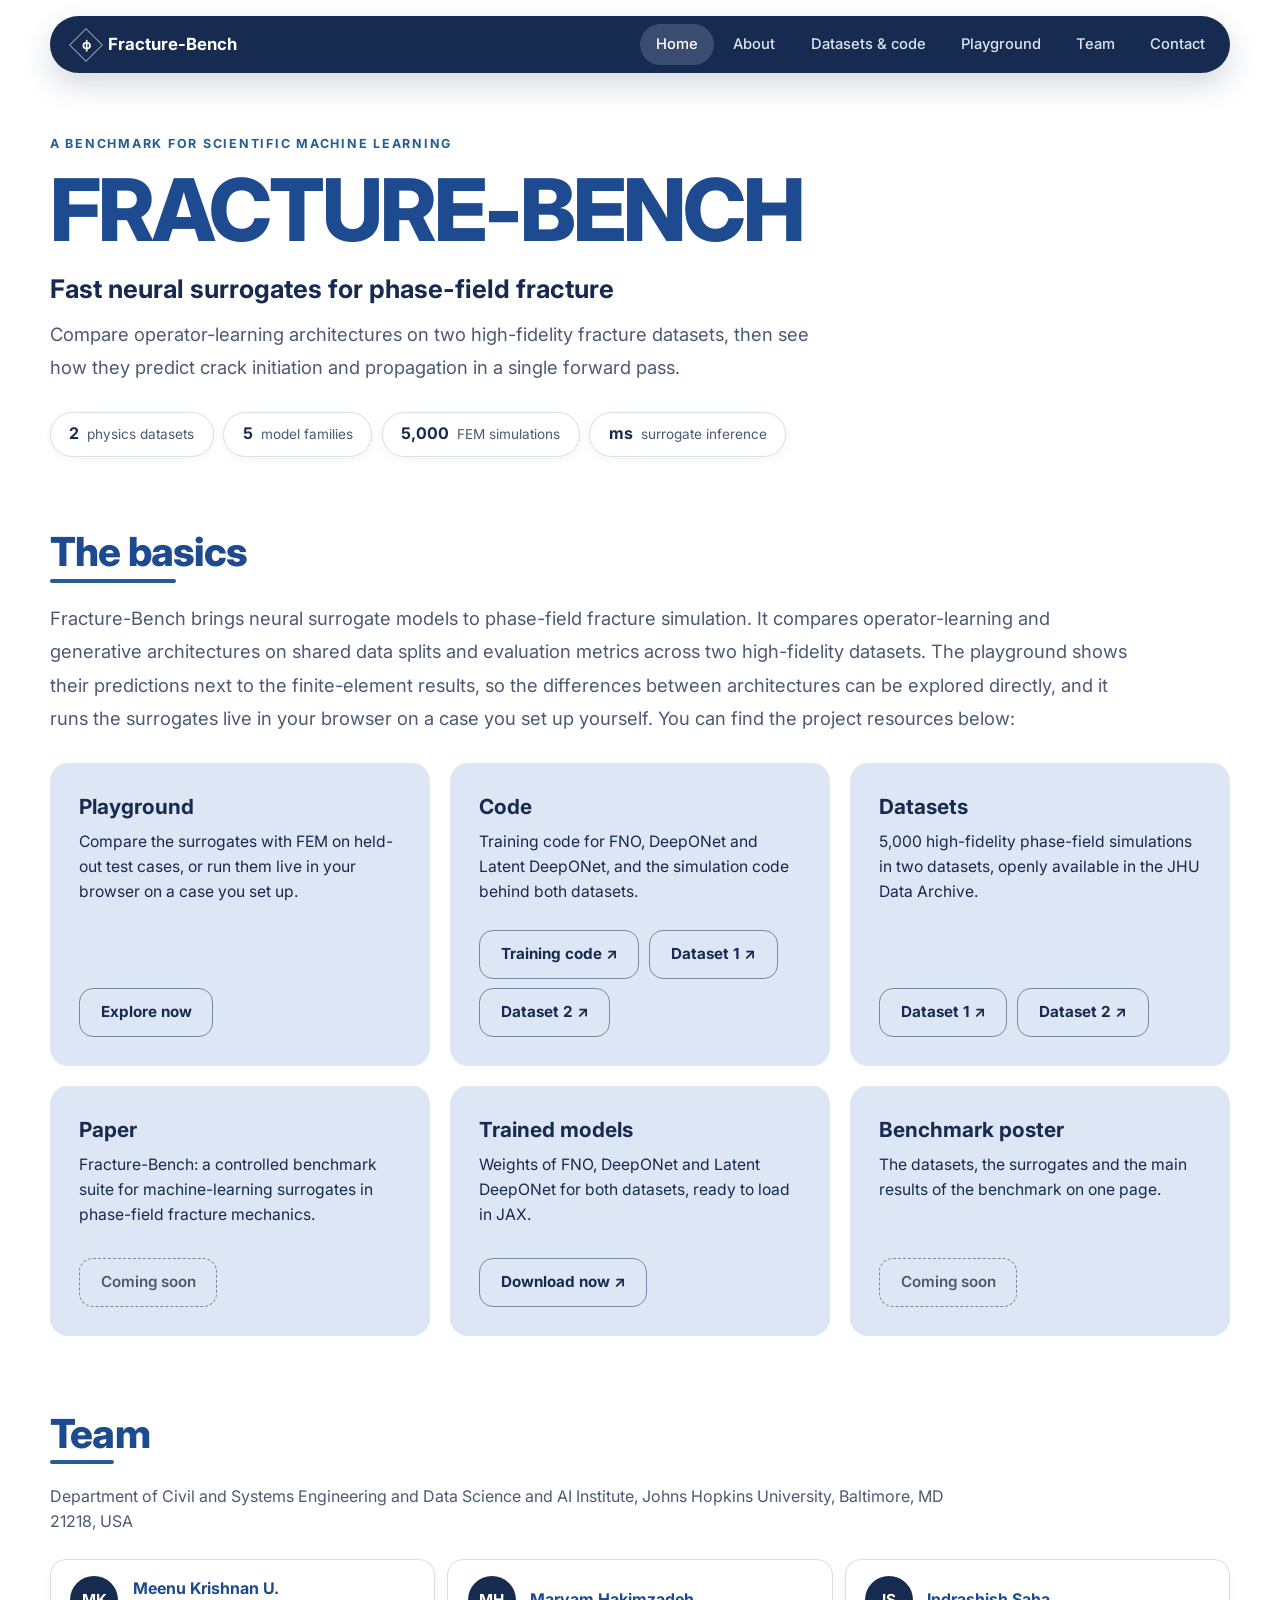
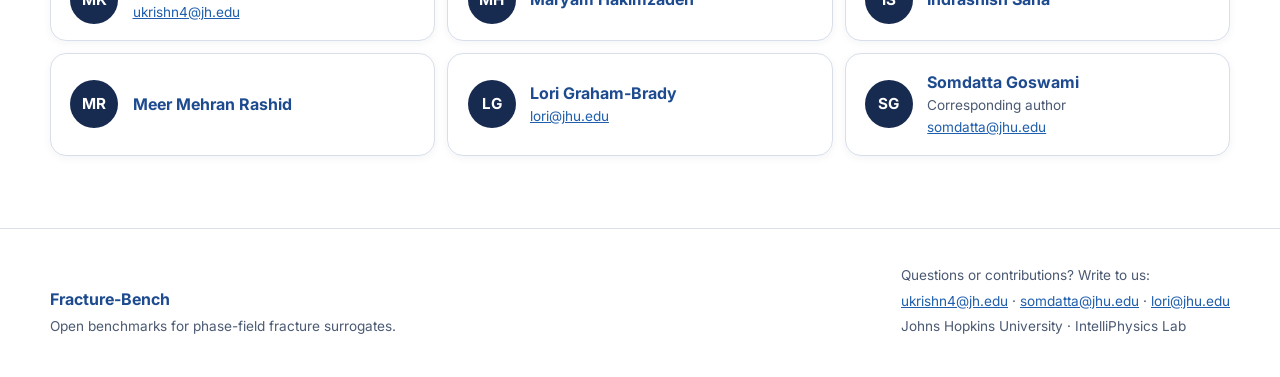
<file: index.html>
<!doctype html>
<html lang="en">
<head>
  <meta charset="utf-8">
  <meta name="viewport" content="width=device-width, initial-scale=1">
  <title>Fracture-Bench</title>
  <meta name="description" content="Fracture-Bench: a benchmark of machine-learning surrogates for phase-field fracture, with two open datasets, training code and an interactive playground.">
  <link rel="icon" href="data:image/svg+xml,%3Csvg xmlns='http://www.w3.org/2000/svg' viewBox='0 0 32 32'%3E%3Crect width='32' height='32' rx='4' fill='%230D1F45'/%3E%3Ctext x='16' y='22' font-size='18' text-anchor='middle' fill='white' font-family='serif'%3E%CF%95%3C/text%3E%3C/svg%3E">
  <link rel="preconnect" href="https://fonts.googleapis.com">
  <link rel="preconnect" href="https://fonts.gstatic.com" crossorigin>
  <link href="https://fonts.googleapis.com/css2?family=Inter:wght@400;500;600;700;800&display=swap" rel="stylesheet">
  <link rel="stylesheet" href="assets/style.css?v=20261031">
  <script src="assets/site.js?v=20261031" defer></script>
</head>
<body>
  <header class="site-nav">
    <div class="wrap nav-inner">
      <a class="brand" href="./"><span class="mark"><span>ϕ</span></span><span>Fracture-Bench</span></a>
      <nav class="nav-links" aria-label="Site">
        <a href="./" aria-current="page">Home</a>
        <a href="#about" class="nav-extra">About</a>
        <a href="#resources" class="nav-extra">Datasets &amp; code</a>
        <a href="playground.html">Playground</a>
        <a href="#team" class="nav-extra">Team</a>
        <a href="#contact" class="nav-extra">Contact</a>
      </nav>
    </div>
  </header>

  <main>
    <section class="hero">
      <div class="wrap hero-inner">
        <p class="kicker">A benchmark for scientific machine learning</p>
        <h1>FRACTURE-BENCH</h1>
        <p class="hero-deck">Fast neural surrogates for phase-field fracture</p>
        <p class="hero-copy">Compare operator-learning architectures on two high-fidelity fracture datasets, then see how they predict crack initiation and propagation in a single forward pass.</p>
        <div class="hero-metrics">
          <div class="metric"><strong>2</strong><span>physics datasets</span></div>
          <div class="metric"><strong>5</strong><span>model families</span></div>
          <div class="metric"><strong>5,000</strong><span>FEM simulations</span></div>
          <div class="metric"><strong>ms</strong><span>surrogate inference</span></div>
        </div>
      </div>
    </section>

    <section class="basics" id="about">
      <div class="wrap">
        <h2 class="basics-title">The basics</h2>
        <p class="basics-copy">Fracture-Bench brings neural surrogate models to phase-field fracture simulation. It compares operator-learning and generative architectures on shared data splits and evaluation metrics across two high-fidelity datasets. The playground shows their predictions next to the finite-element results, so the differences between architectures can be explored directly, and it runs the surrogates live in your browser on a case you set up yourself. You can find the project resources below:</p>

        <div class="project-grid" id="resources">
          <article class="card">
            <div>
              <h3>Playground</h3>
              <p>Compare the surrogates with FEM on held-out test cases, or run them live in your browser on a case you set up.</p>
            </div>
            <div class="card-actions">
              <a class="card-btn" href="playground.html">Explore now</a>
            </div>
          </article>

          <article class="card">
            <div>
              <h3>Code</h3>
              <p>Training code for FNO, DeepONet and Latent DeepONet, and the simulation code behind both datasets.</p>
            </div>
            <div class="card-actions">
              <a class="card-btn" data-link="code" data-optional href="#">Training code ↗</a>
              <a class="card-btn" href="https://github.com/Centrum-IntelliPhysics/Benchmark-Data--Phase-field-fracture-in-hyperelastic-material" target="_blank" rel="noopener">Dataset 1 ↗</a>
              <a class="card-btn" href="https://github.com/Centrum-IntelliPhysics/Benchmark_Data_Phase_field_fracture_in_fgm" target="_blank" rel="noopener">Dataset 2 ↗</a>
            </div>
          </article>

          <article class="card">
            <div>
              <h3>Datasets</h3>
              <p>5,000 high-fidelity phase-field simulations in two datasets, openly available in the JHU Data Archive.</p>
            </div>
            <div class="card-actions">
              <a class="card-btn" href="https://doi.org/10.7281/T1XFF19O" target="_blank" rel="noopener">Dataset 1 ↗</a>
              <a class="card-btn" href="https://doi.org/10.7281/T1RZFI3I" target="_blank" rel="noopener">Dataset 2 ↗</a>
            </div>
          </article>

          <article class="card">
            <div>
              <h3>Paper</h3>
              <p>Fracture-Bench: a controlled benchmark suite for machine-learning surrogates in phase-field fracture mechanics.</p>
            </div>
            <div class="card-actions">
              <a class="card-btn" data-link="paper" href="#">Read the paper ↗</a>
            </div>
          </article>

          <article class="card">
            <div>
              <h3>Trained models</h3>
              <p>Weights of FNO, DeepONet and Latent DeepONet for both datasets, ready to load in JAX.</p>
            </div>
            <div class="card-actions">
              <a class="card-btn" data-link="models" href="#">Download now ↗</a>
            </div>
          </article>

          <article class="card">
            <div>
              <h3>Benchmark poster</h3>
              <p>The datasets, the surrogates and the main results of the benchmark on one page.</p>
            </div>
            <div class="card-actions">
              <a class="card-btn" data-link="poster" href="#">View poster ↗</a>
            </div>
          </article>
        </div>
      </div>
    </section>

    <section class="team" id="team">
      <div class="wrap">
        <h2 class="basics-title">Team</h2>
        <p class="team-aff">Department of Civil and Systems Engineering and Data Science and AI Institute, Johns Hopkins University, Baltimore, MD 21218, USA</p>
        <ul class="team-grid">
          <li class="person"><span class="avatar" aria-hidden="true">MK</span><div><strong>Meenu Krishnan U.</strong><a href="mailto:ukrishn4@jh.edu">ukrishn4@jh.edu</a></div></li>
          <li class="person"><span class="avatar" aria-hidden="true">MH</span><div><strong>Maryam Hakimzadeh</strong></div></li>
          <li class="person"><span class="avatar" aria-hidden="true">IS</span><div><strong>Indrashish Saha</strong></div></li>
          <li class="person"><span class="avatar" aria-hidden="true">MR</span><div><strong>Meer Mehran Rashid</strong></div></li>
          <li class="person"><span class="avatar" aria-hidden="true">LG</span><div><strong>Lori Graham-Brady</strong><a href="mailto:lori@jhu.edu">lori@jhu.edu</a></div></li>
          <li class="person"><span class="avatar" aria-hidden="true">SG</span><div><strong>Somdatta Goswami</strong><span class="role">Corresponding author</span><a href="mailto:somdatta@jhu.edu">somdatta@jhu.edu</a></div></li>
        </ul>
      </div>
    </section>
  </main>

  <footer class="footer" id="contact">
    <div class="wrap footer-inner">
      <div>
        <strong>Fracture-Bench</strong>
        <p>Open benchmarks for phase-field fracture surrogates.</p>
      </div>
      <div>
        <p>Questions or contributions? Write to us:</p>
        <p><a href="mailto:ukrishn4@jh.edu">ukrishn4@jh.edu</a> · <a href="mailto:somdatta@jhu.edu">somdatta@jhu.edu</a> · <a href="mailto:lori@jhu.edu">lori@jhu.edu</a></p>
        <p>Johns Hopkins University · IntelliPhysics Lab</p>
      </div>
    </div>
  </footer>
</body>
</html>
</file>
<file: assets/style.css>
/* Fracture-Bench site: white pages, dark-blue text, blue headings. */
:root {
  --navy: #172A4F;          /* menu pill, dark text */
  --navy-active: #3A4D70;   /* current menu item */
  --heading: #1E4B8F;       /* headings */
  --blue: #245E94;          /* accents, active controls */
  --text: #172A4F;
  --muted: #4B5A73;
  --border: #D8DFEA;
  --soft-bg: #F5F7FB;
  --link: #1F5FAD;
  --tick: #2E8B57;
  --card-bg: #DCE6F4;       /* resource cards: light powder blue */
  color-scheme: light;
}

* { box-sizing: border-box; }
html { scroll-behavior: smooth; }
body {
  margin: 0;
  background: #FFFFFF;
  color: var(--text);
  font-family: 'Inter', system-ui, -apple-system, 'Segoe UI', sans-serif;
  line-height: 1.6;
  -webkit-font-smoothing: antialiased;
}
h1, h2, h3 { color: var(--heading); }
a { color: var(--link); }
b, strong { color: var(--navy); }
img { max-width: 100%; }
.wrap { width: min(1180px, calc(100% - 3rem)); margin: 0 auto; }
.wrap-narrow { width: min(1080px, calc(100% - 3rem)); margin: 0 auto; }

/* ---------------------------------------------------------------- menu pill */
.site-nav {
  position: sticky;
  top: 0;
  z-index: 50;
  padding: 1rem 0 .6rem;
  background: linear-gradient(#FFFFFF 75%, rgba(255,255,255,0));
}
.nav-inner {
  display: flex;
  align-items: center;
  justify-content: space-between;
  gap: 1rem;
  background: var(--navy);
  border-radius: 999px;
  padding: .5rem .55rem .5rem 1.5rem;
  box-shadow: 0 12px 30px rgba(23,42,79,.18);
}
.brand {
  display: inline-flex;
  align-items: center;
  gap: .65rem;
  color: #FFFFFF;
  text-decoration: none;
  font-size: 1.05rem;
  font-weight: 700;
  white-space: nowrap;
}
.mark {
  width: 24px;
  height: 24px;
  display: grid;
  place-items: center;
  border: 1px solid rgba(255,255,255,.55);
  font-size: .78rem;
  transform: rotate(45deg);
}
.mark span { transform: rotate(-45deg); }
.nav-links { display: flex; align-items: center; gap: .2rem; }
.nav-links a {
  color: #DCE4F0;
  text-decoration: none;
  font-size: .92rem;
  font-weight: 500;
  padding: .55rem 1rem;
  border-radius: 999px;
  white-space: nowrap;
}
.nav-links a:hover { color: #FFFFFF; background: rgba(255,255,255,.1); }
.nav-links a[aria-current="page"] { color: #FFFFFF; background: var(--navy-active); }
.nav-links a:focus-visible, .brand:focus-visible { outline: 2px solid #FFFFFF; outline-offset: 2px; }

/* ---------------------------------------------------------------- hero */
.hero { padding: 3.2rem 0 2.6rem; }
.kicker {
  margin: 0 0 .8rem;
  color: var(--blue);
  text-transform: uppercase;
  letter-spacing: .14em;
  font-weight: 700;
  font-size: .78rem;
}
.hero h1 {
  font-size: clamp(2.6rem, 7vw, 5.4rem);
  line-height: 1;
  font-weight: 800;
  letter-spacing: -.035em;
  margin: 0 0 1.2rem;
}
.hero-deck { margin: 0 0 .8rem; font-size: clamp(1.15rem, 2.2vw, 1.6rem); font-weight: 700; color: var(--navy); max-width: 780px; line-height: 1.3; }
.hero-copy { color: var(--muted); margin: 0; font-size: clamp(1rem, 1.5vw, 1.15rem); line-height: 1.75; max-width: 760px; }
.hero-metrics { margin-top: 1.8rem; display: flex; flex-wrap: wrap; gap: .6rem; }
.metric {
  display: inline-flex;
  align-items: baseline;
  gap: .5rem;
  border: 1px solid var(--border);
  border-radius: 999px;
  background: #FFFFFF;
  padding: .55rem 1.15rem;
  box-shadow: 0 2px 8px rgba(23,42,79,.05);
}
.metric strong { font-size: 1rem; }
.metric span { color: var(--muted); font-size: .85rem; }

/* ---------------------------------------------------------------- basics + cards */
.basics { padding: 2rem 0 1.75rem; }
.basics-title {
  position: relative;
  display: inline-block;
  font-size: clamp(1.7rem, 3.4vw, 2.5rem);
  line-height: 1.1;
  font-weight: 800;
  letter-spacing: -.02em;
  margin: 0 0 1.2rem;
  padding-bottom: .55rem;
}
.basics-title::after { content: ''; position: absolute; left: 0; bottom: 0; width: 64%; height: 4px; border-radius: 2px; background: var(--blue); }
.basics-copy { color: var(--muted); font-size: clamp(1rem, 1.5vw, 1.15rem); line-height: 1.8; max-width: 1080px; margin: 0 0 1.75rem; }

.project-grid {
  display: grid;
  grid-template-columns: repeat(3, minmax(0, 1fr));
  gap: 20px;
}
/* resource cards: one flat blue tint, text on top, outlined buttons below */
.card {
  display: flex;
  flex-direction: column;
  justify-content: space-between;
  gap: 1.6rem;
  min-height: 250px;
  padding: 1.9rem 1.8rem 1.8rem;
  border-radius: 18px;
  background: var(--card-bg);
}
.card h3 { margin: 0 0 .55rem; color: var(--navy); font-size: 1.3rem; font-weight: 700; line-height: 1.3; }
.card p { margin: 0; color: var(--text); font-size: .98rem; line-height: 1.6; }
.card-actions { display: flex; flex-wrap: wrap; gap: .6rem; }
.card-btn {
  display: inline-flex;
  align-items: center;
  padding: .7rem 1.3rem;
  border: 1px solid rgba(23,42,79,.5);
  border-radius: 14px;
  color: var(--navy);
  font-size: .95rem;
  font-weight: 700;
  text-decoration: none;
  white-space: nowrap;
  transition: background .15s ease, border-color .15s ease;
}
.card-btn:hover { background: rgba(255,255,255,.6); border-color: var(--navy); }
.card-btn:focus-visible { outline: 3px solid var(--blue); outline-offset: 2px; }
/* a link that is not public yet */
.card-btn.is-soon { border-style: dashed; color: var(--muted); font-weight: 600; cursor: default; }
.card-btn.is-soon:hover { background: transparent; border-color: rgba(23,42,79,.5); }

/* ---------------------------------------------------------------- team */
.team { padding: 3rem 0 .5rem; }
.team-aff { color: var(--muted); margin: 0 0 1.5rem; max-width: 900px; }
.team-grid {
  list-style: none;
  padding: 0;
  margin: 0;
  display: grid;
  grid-template-columns: repeat(3, minmax(0, 1fr));
  gap: 12px;
}
.person {
  display: flex;
  align-items: center;
  gap: .9rem;
  border: 1px solid var(--border);
  border-radius: 16px;
  padding: 1rem 1.2rem;
  background: #FFFFFF;
  box-shadow: 0 2px 8px rgba(23,42,79,.05);
}
.avatar {
  width: 48px;
  height: 48px;
  flex: none;
  display: grid;
  place-items: center;
  border-radius: 50%;
  background: var(--navy);
  color: #FFFFFF;
  font-weight: 700;
  font-size: .95rem;
}
.person strong { display: block; color: var(--heading); font-size: 1rem; }
.person .role, .person a { display: block; font-size: .85rem; }
.person .role { color: var(--muted); }

/* ---------------------------------------------------------------- playground page */
.page-head { padding: 2.4rem 0 .4rem; }
.page-head h1 { font-size: clamp(1.9rem, 4vw, 3rem); line-height: 1.1; font-weight: 800; letter-spacing: -.025em; margin: 0 0 .6rem; }
.page-sub { color: var(--muted); margin: 0; font-size: .8rem; font-weight: 600; letter-spacing: .08em; text-transform: uppercase; }
.pg-copy { color: var(--muted); font-size: 1rem; line-height: 1.7; margin: 1.2rem 0 1.2rem; }

.tabs { display: flex; flex-wrap: wrap; gap: .5rem; margin-bottom: 1.2rem; }
.tab {
  background: #FFFFFF;
  border: 1px solid var(--border);
  border-radius: 999px;
  padding: .6rem 1.2rem;
  color: var(--navy);
  font: inherit;
  font-size: .9rem;
  font-weight: 500;
  cursor: pointer;
  box-shadow: 0 2px 8px rgba(23,42,79,.05);
}
.tab:hover { border-color: var(--navy-active); }
.tab[aria-selected="true"] { background: var(--navy); border-color: var(--navy); color: #FFFFFF; }
.tab:focus-visible { outline: 3px solid var(--blue); outline-offset: 2px; }

.box {
  background: var(--soft-bg);
  border: 1px solid var(--border);
  border-radius: 14px;
  padding: 1.25rem 1.5rem;
  margin-bottom: 1rem;
  font-size: .95rem;
  line-height: 1.7;
}
.box.accent { border-left: 4px solid var(--blue); }
.box h3 { margin: 0 0 .6rem; font-size: 1.15rem; }
.box p { margin: 0 0 .8rem; }
.box p:last-child { margin-bottom: 0; }
.box ul { padding-left: 1.2rem; margin: .4rem 0 0; }
.ds-grid { display: grid; grid-template-columns: repeat(2, minmax(0, 1fr)); gap: 1.5rem; margin-bottom: 1rem; }
.ds-grid .box { margin: 0; display: flex; flex-direction: column; }
.ds-grid img { width: 100%; max-height: 240px; object-fit: contain; margin-bottom: .7rem; border-radius: 8px; }
ul.ticks { list-style: none; padding-left: 0; margin: .7rem 0 0; }
ul.ticks li { position: relative; padding-left: 1.6rem; margin-bottom: .55rem; }
ul.ticks li::before { content: '\2713'; position: absolute; left: 0; top: 0; color: var(--tick); font-weight: 700; }
.link-button {
  background: none; border: 0; padding: 0;
  color: var(--link); font: inherit; font-weight: 600;
  text-decoration: underline; cursor: pointer;
}

/* ---------------------------------------------------------------- viewer */
.viewer { display: grid; grid-template-columns: minmax(230px, 300px) minmax(0, 1fr); gap: 2rem; align-items: start; }
.controls h2 { font-size: 1.3rem; line-height: 1.2; margin: 1.6rem 0 .9rem; }
.controls h2:first-child { margin-top: 0; }
.field { margin-bottom: 1.1rem; }
.field > label, .field > .label { display: block; font-size: .85rem; font-weight: 600; margin-bottom: .35rem; }
select {
  width: 100%;
  padding: .55rem .8rem;
  border: 1px solid var(--border);
  border-radius: 10px;
  background: #FFFFFF;
  color: var(--text);
  font: inherit;
  font-size: .88rem;
}
.segmented { display: inline-flex; border: 1px solid var(--border); border-radius: 999px; overflow: hidden; }
.segmented button {
  border: 0; border-right: 1px solid var(--border);
  background: #FFFFFF; color: var(--text);
  padding: .4rem 1rem; font: inherit; font-size: .88rem; cursor: pointer;
}
.segmented button:last-child { border-right: 0; }
.segmented button[aria-pressed="true"] { background: var(--navy); color: #FFFFFF; }
.checks label { display: flex; align-items: center; gap: .5rem; font-size: .92rem; margin-bottom: .3rem; cursor: pointer; }
.checks input { accent-color: var(--navy); width: 16px; height: 16px; }
.hint { font-size: .8rem; color: var(--muted); margin: .35rem 0 0; }
.input-figure { margin: 0; }
.input-figure img { display: block; width: 100%; max-width: 220px; border: 1px solid var(--border); border-radius: 6px; background: #FFFFFF; }
.input-figure figcaption { font-size: .8rem; color: var(--muted); margin-top: .35rem; }
.legend { list-style: none; padding: 0; margin: .4rem 0 0; font-size: .8rem; color: var(--muted); }
.legend li { display: flex; align-items: center; gap: .45rem; }
.legend .swatch { width: 12px; height: 12px; border-radius: 3px; flex: none; }

.step-bar { display: flex; align-items: center; gap: .8rem; margin-bottom: 1rem; }
.step-bar input[type="range"] { flex: 1; accent-color: var(--navy); }
.step-bar output { font-size: .88rem; font-weight: 600; min-width: 7.5rem; text-align: right; }
.play {
  border: 1px solid var(--navy); background: var(--navy); color: #FFFFFF;
  border-radius: 999px; padding: .4rem 1rem; font: inherit; font-size: .85rem; cursor: pointer;
}
.play:hover { background: var(--navy-active); }
.row-title { font-size: .85rem; color: var(--muted); margin: .2rem 0 .5rem; }
.panels { display: grid; grid-template-columns: repeat(4, minmax(0, 1fr)); gap: .8rem; }
.d2 .panels { grid-template-columns: repeat(4, minmax(0, 150px)); }
.panel { margin: 0; }
.frame {
  width: 100%;
  aspect-ratio: 1;
  background-color: #FFFFFF;
  background-repeat: no-repeat;
  border: 1px solid var(--border);
  border-radius: 6px;
}
.d2 .frame { aspect-ratio: 1 / 2; }
.panel figcaption { font-size: .8rem; text-align: center; margin-top: .3rem; line-height: 1.35; }
.panel figcaption small { display: block; color: var(--muted); }
.hbar { display: flex; align-items: center; gap: .5rem; max-width: 420px; margin: .6rem 0 1.6rem; font-size: .72rem; color: var(--muted); }
.hbar .grad { flex: 1; height: 10px; border: 1px solid var(--border); border-radius: 999px; }
.hbar em { font-style: normal; font-weight: 600; margin-left: .3rem; white-space: nowrap; }
.empty { padding: 1.5rem; text-align: center; color: var(--muted); border: 1px dashed var(--border); border-radius: 12px; }

/* ---------------------------------------------------------------- live mode */
.mode-bar { display: flex; flex-wrap: wrap; align-items: center; gap: .5rem .8rem; margin: 0 0 1.4rem; }
.mode-bar .label { font-size: .85rem; font-weight: 600; }
.segmented button sub { font-size: .7em; }
input[type="number"] {
  width: 100%;
  padding: .45rem .6rem;
  border: 1px solid var(--border);
  border-radius: 10px;
  background: #FFFFFF;
  color: var(--text);
  font: inherit;
  font-size: .88rem;
}
.seed-row { display: flex; gap: .5rem; }
.seed-row input { flex: 1; min-width: 0; }
.params { display: grid; grid-template-columns: repeat(2, minmax(0, 1fr)); gap: .6rem .8rem; }
.params label { display: block; font-size: .78rem; font-weight: 600; line-height: 1.3; }
.params input { margin-top: .3rem; }
.formula { line-height: 1.7; margin-bottom: 1.1rem; }
.ghost {
  border: 1px solid var(--navy); background: #FFFFFF; color: var(--navy);
  border-radius: 999px; padding: .4rem .9rem;
  font: inherit; font-size: .82rem; cursor: pointer; white-space: nowrap;
}
.ghost:hover { background: var(--soft-bg); }
.range-field label { display: flex; justify-content: space-between; gap: .5rem; font-size: .85rem; font-weight: 600; margin-bottom: .2rem; }
.range-field output { font-weight: 500; color: var(--muted); }
.range-field input { width: 100%; accent-color: var(--navy); }
.run {
  width: 100%; margin-top: .4rem;
  border: 0; border-radius: 999px; padding: .7rem 1rem;
  background: var(--navy); color: #FFFFFF;
  font: inherit; font-size: .92rem; font-weight: 600; cursor: pointer;
}
.run:hover { background: var(--navy-active); }
.run:disabled { opacity: .65; cursor: progress; }
.run.attention { box-shadow: 0 0 0 4px rgba(36,94,148,.3); }
.status { font-size: .8rem; color: var(--muted); min-height: 1.3em; margin: .6rem 0 0; }
.status.error { color: #B42318; }
.profile { margin: 0; max-width: 360px; }
.profile svg { display: block; width: 100%; height: auto; border: 1px solid var(--border); border-radius: 6px; background: #FFFFFF; }
.profile text { font-size: 9px; fill: var(--muted); font-family: inherit; }
.profile figcaption { font-size: .8rem; color: var(--muted); margin-top: .35rem; }
.input-figure canvas { display: block; width: 100%; max-width: 220px; aspect-ratio: 1; border: 1px solid var(--border); border-radius: 6px; background: #FFFFFF; }
.d2 .input-figure canvas { aspect-ratio: 1 / 2; max-width: 160px; cursor: crosshair; }
/* live result panels: one canvas per model */
.live-panels .panel canvas { display: block; width: 100%; aspect-ratio: 1; border: 1px solid var(--border); border-radius: 6px; background: #FFFFFF; transition: opacity .2s ease; }
.d2 .live-panels .panel canvas { aspect-ratio: 1 / 2; }
.live-panels.stale canvas { opacity: .45; }
.live-panels .empty { grid-column: 1 / -1; }
.checks small { color: var(--muted); font-size: .8rem; }
.live .output > .hint { max-width: 640px; }

/* ---------------------------------------------------------------- footer */
.footer { margin-top: 4rem; border-top: 1px solid var(--border); padding: 2rem 0 2.4rem; color: var(--muted); }
.footer-inner { display: flex; justify-content: space-between; align-items: flex-end; gap: 2rem; }
.footer strong { color: var(--heading); }
.footer p { font-size: .85rem; margin: .25rem 0 0; }

[hidden] { display: none !important; }

@media (max-width: 400px) {
  .brand > span:last-child { display: none; }
}

@media (max-width: 900px) {
  .nav-links .nav-extra { display: none; }
  .project-grid, .team-grid { grid-template-columns: repeat(2, minmax(0, 1fr)); }
  .viewer { grid-template-columns: 1fr; }
  .ds-grid { grid-template-columns: 1fr; }
}
@media (max-width: 600px) {
  .wrap, .wrap-narrow { width: calc(100% - 2rem); }
  .nav-inner { padding-left: 1rem; }
  .nav-links a { padding: .5rem .75rem; font-size: .86rem; }
  .project-grid, .team-grid { grid-template-columns: 1fr; }
  .card { min-height: 0; }
  .footer-inner { display: block; }
  .panels, .d2 .panels { grid-template-columns: repeat(2, minmax(0, 1fr)); }
  .step-bar { flex-wrap: wrap; }
  .step-bar output { min-width: 0; }
}
</file>
